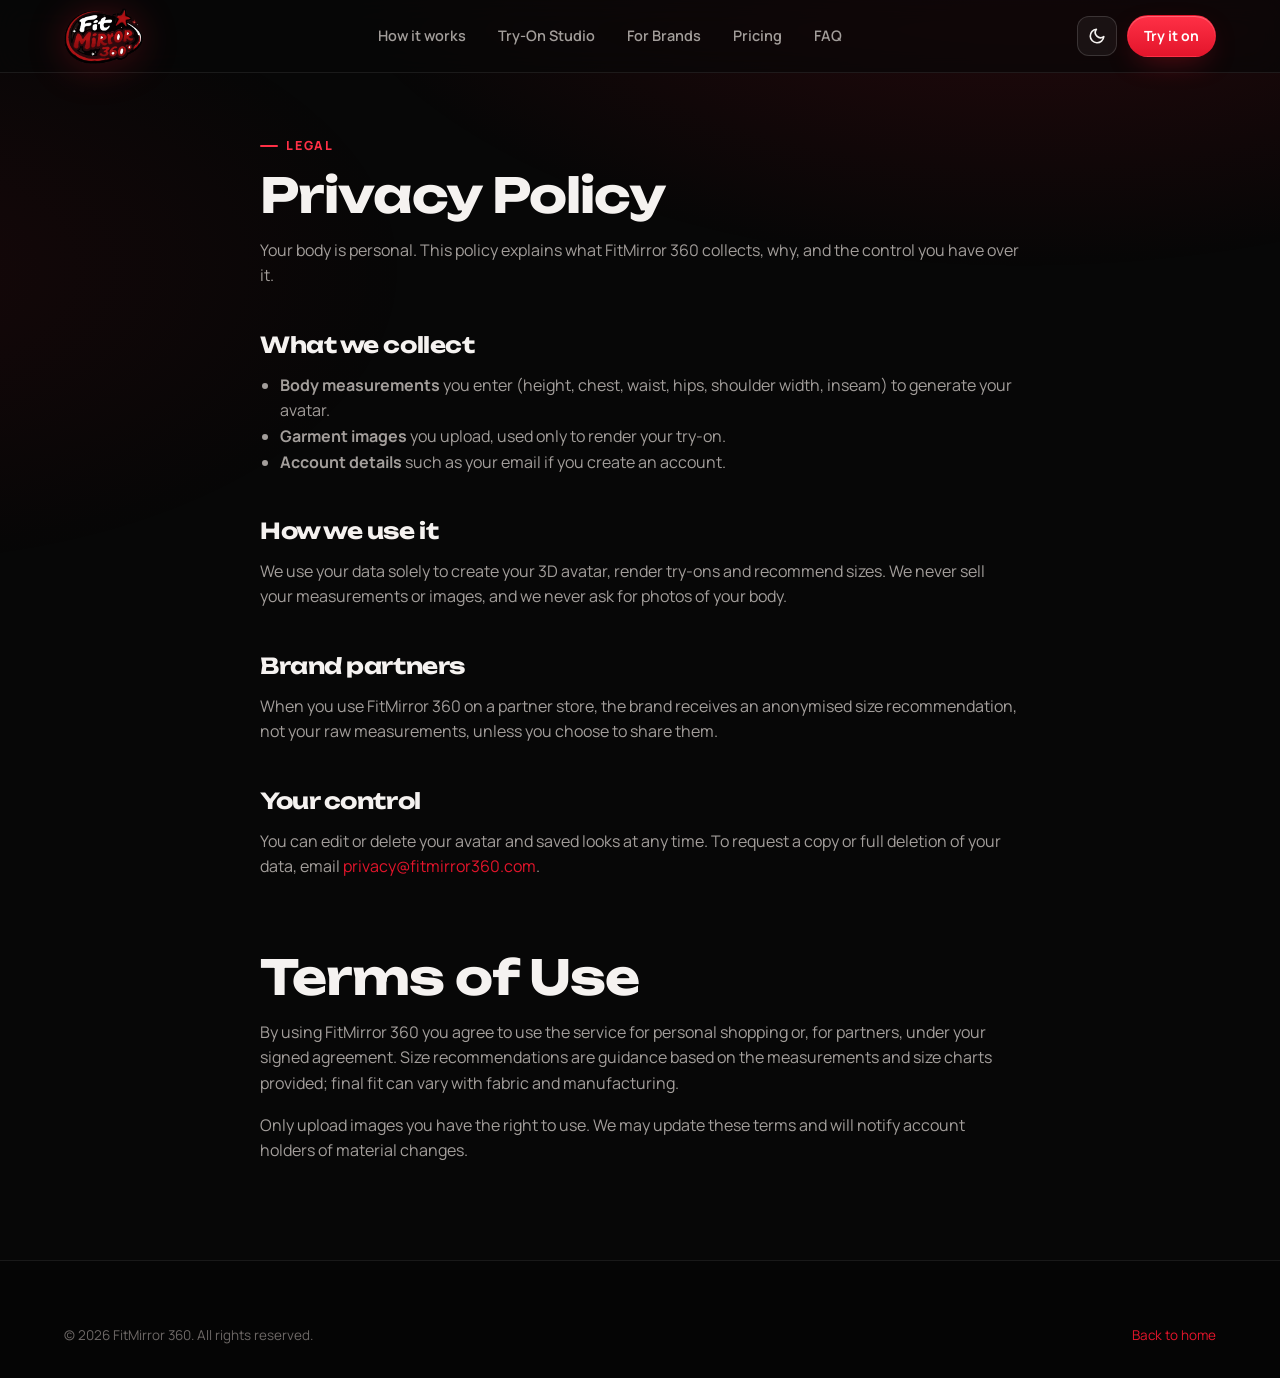
<file: privacy.html>
<!doctype html>
<html lang="en">
<head>
  <meta charset="utf-8" />
  <meta name="viewport" content="width=device-width, initial-scale=1, maximum-scale=1, user-scalable=no, viewport-fit=cover" />
  <title>Privacy &amp; Terms | FitMirror 360</title>
  <meta name="theme-color" content="#070707" />
  <script>try{document.documentElement.dataset.theme=localStorage.getItem("fm.theme")||"dark"}catch(e){document.documentElement.dataset.theme="dark"}</script>
  <link rel="icon" type="image/png" href="/assets/favicon.png" />
  <link rel="preconnect" href="https://fonts.googleapis.com" />
  <link rel="preconnect" href="https://fonts.gstatic.com" crossorigin />
  <link href="https://fonts.googleapis.com/css2?family=Manrope:wght@400;500;600;700;800&family=Unbounded:wght@500;700;800&display=swap" rel="stylesheet" />
  <link rel="stylesheet" href="/styles.css" />
  <style>
    .legal { max-width: 760px; margin: 0 auto; padding: 56px 0 40px; }
    .legal h1 { font-size: clamp(32px, 5vw, 48px); margin: 14px 0 10px; }
    .legal h2 { font-size: 22px; margin: 44px 0 12px; }
    .legal p, .legal li { color: var(--muted); }
    .legal ul { padding-left: 20px; }
  </style>
</head>
<body class="noise">
<header class="nav">
  <div class="container nav-inner">
    <a href="/" class="brand" aria-label="FitMirror 360 home"><img src="/assets/logo.png" alt="FitMirror 360" width="518" height="367" /></a>
    <nav class="nav-links" aria-label="Primary">
      <a href="/#how">How it works</a>
      <a href="/studio">Try-On Studio</a>
      <a href="/brands">For Brands</a>
      <a href="/#pricing">Pricing</a>
      <a href="/#faq">FAQ</a>
    </nav>
    <div class="nav-cta">
      <button class="theme-btn" type="button" aria-label="Toggle light and dark mode" title="Toggle light / dark mode"><svg class="moon" viewBox="0 0 24 24" fill="none" stroke="currentColor" stroke-width="2.2" stroke-linecap="round" stroke-linejoin="round"><path d="M21 12.8A9 9 0 1 1 11.2 3a7 7 0 0 0 9.8 9.8Z"/></svg><svg class="sun" viewBox="0 0 24 24" fill="none" stroke="currentColor" stroke-width="2.2" stroke-linecap="round"><circle cx="12" cy="12" r="4.5"/><path d="M12 2v2M12 20v2M4.9 4.9l1.4 1.4M17.7 17.7l1.4 1.4M2 12h2M20 12h2M4.9 19.1l1.4-1.4M17.7 6.3l1.4-1.4"/></svg></button>
      <a href="/studio" class="btn btn-red btn-sm">Try it on</a>
      <button class="menu-btn" aria-label="Open menu" aria-expanded="false"><span></span></button>
    </div>
  </div>
</header>
<main class="container">
  <article class="legal">
    <span class="eyebrow">Legal</span>
    <h1>Privacy Policy</h1>
    <p>Your body is personal. This policy explains what FitMirror 360 collects, why, and the control you have over it.</p>
    <h2>What we collect</h2>
    <ul>
      <li><b>Body measurements</b> you enter (height, chest, waist, hips, shoulder width, inseam) to generate your avatar.</li>
      <li><b>Garment images</b> you upload, used only to render your try-on.</li>
      <li><b>Account details</b> such as your email if you create an account.</li>
    </ul>
    <h2>How we use it</h2>
    <p>We use your data solely to create your 3D avatar, render try-ons and recommend sizes. We never sell your measurements or images, and we never ask for photos of your body.</p>
    <h2>Brand partners</h2>
    <p>When you use FitMirror 360 on a partner store, the brand receives an anonymised size recommendation, not your raw measurements, unless you choose to share them.</p>
    <h2>Your control</h2>
    <p>You can edit or delete your avatar and saved looks at any time. To request a copy or full deletion of your data, email <a class="red" href="mailto:privacy@fitmirror360.com">privacy@fitmirror360.com</a>.</p>

    <h1 id="terms" style="margin-top:72px">Terms of Use</h1>
    <p>By using FitMirror 360 you agree to use the service for personal shopping or, for partners, under your signed agreement. Size recommendations are guidance based on the measurements and size charts provided; final fit can vary with fabric and manufacturing.</p>
    <p>Only upload images you have the right to use. We may update these terms and will notify account holders of material changes.</p>
  </article>
</main>
<footer class="footer">
  <div class="container">
    <div class="footer-bottom" style="margin-top:0;border-top:0;padding-top:0"><span>© <span data-year></span> FitMirror 360. All rights reserved.</span><a href="/" class="red">Back to home</a></div>
  </div>
</footer>
<script type="module" src="/js/main.js"></script>
</body>
</html>
</file>
<file: styles.css>
:root {
  --bg: #070707;
  --bg-2: #0d0d0d;
  --surface: #121212;
  --surface-2: #181818;
  --line: rgba(255, 255, 255, 0.08);
  --line-2: rgba(255, 255, 255, 0.14);
  --text: #f5f2f0;
  --muted: #a39e9b;
  --dim: #6d6866;
  --red: #e3152b;
  --red-2: #ff3046;
  --red-deep: #7d0a15;
  --red-glow: rgba(227, 21, 43, 0.45);
  --ok: #3ddc84;
  --warn: #ffb020;
  --radius: 18px;
  --radius-sm: 12px;
  --max: 1200px;
  --display: "Unbounded", system-ui, sans-serif;
  --body: "Manrope", system-ui, sans-serif;
  --field: #0b0b0b;
  --glass: rgba(14, 14, 14, 0.84);
  --nav-bg: rgba(7, 7, 7, 0.72);
  --nav-solid: rgba(7, 7, 7, 0.97);
  --hover: rgba(255, 255, 255, 0.05);
  --track: rgba(255, 255, 255, 0.09);
  --stage: linear-gradient(180deg, #111 0%, #080808 100%);
  --hot: linear-gradient(160deg, #2a060b 0%, #120304 55%, #0b0b0b 100%);
  --mission: linear-gradient(180deg, #120304, #090909);
  --pillar: rgba(0, 0, 0, 0.35);
  --body-fill: #1b1b1b;
  --feature-hover: #120a0b;
  --footer: #050505;
  --scrim: rgba(5, 5, 5, 0.78);
  --text-2: #cfc9c6;
  --wash-1: rgba(227, 21, 43, 0.16);
  --wash-2: rgba(227, 21, 43, 0.07);
  color-scheme: dark;
}

:root[data-theme="light"] {
  --bg: #f7f3f1;
  --bg-2: #ffffff;
  --surface: #ffffff;
  --surface-2: #f4efec;
  --line: rgba(20, 10, 10, 0.09);
  --line-2: rgba(20, 10, 10, 0.16);
  --text: #151010;
  --muted: #5c5553;
  --dim: #8a8280;
  --red: #dc1027;
  --red-2: #c40e23;
  --red-glow: rgba(220, 16, 39, 0.35);
  --ok: #138a49;
  --warn: #b86e00;
  --field: #f6f1ee;
  --glass: rgba(255, 255, 255, 0.86);
  --nav-bg: rgba(247, 243, 241, 0.8);
  --nav-solid: rgba(247, 243, 241, 0.98);
  --hover: rgba(20, 10, 10, 0.05);
  --track: rgba(20, 10, 10, 0.1);
  --stage: linear-gradient(180deg, #ffffff 0%, #efe8e5 100%);
  --hot: linear-gradient(160deg, #ffe1e4 0%, #fff4f5 55%, #ffffff 100%);
  --mission: linear-gradient(180deg, #fff1f2, #ffffff);
  --pillar: rgba(255, 255, 255, 0.75);
  --body-fill: #e2dbd8;
  --feature-hover: #fff3f4;
  --footer: #efe9e6;
  --scrim: rgba(255, 255, 255, 0.82);
  --text-2: #4a4341;
  --wash-1: rgba(227, 21, 43, 0.1);
  --wash-2: rgba(227, 21, 43, 0.05);
  color-scheme: light;
}

*, *::before, *::after { box-sizing: border-box; }
html { scroll-behavior: smooth; -webkit-text-size-adjust: 100%; touch-action: manipulation; }
body { transition: background-color .3s, color .3s; }
body {
  margin: 0;
  background: var(--bg);
  color: var(--text);
  font-family: var(--body);
  font-size: 16px;
  line-height: 1.6;
  -webkit-font-smoothing: antialiased;
  overflow-x: hidden;
}
img, canvas, svg { display: block; max-width: 100%; }
a { color: inherit; text-decoration: none; }
button, input, select, textarea { font: inherit; color: inherit; }
::selection { background: var(--red); color: #fff; }

.container { width: 100%; max-width: var(--max); margin: 0 auto; padding: 0 24px; }
@media (max-width: 600px) { .container { padding: 0 16px; } }

/* ---------- background texture ---------- */
.noise::before {
  content: "";
  position: fixed; inset: 0;
  pointer-events: none; z-index: 0;
  background:
    radial-gradient(1200px 600px at 80% -10%, var(--wash-1), transparent 60%),
    radial-gradient(900px 500px at -10% 30%, var(--wash-2), transparent 60%);
}
main, footer, header { position: relative; z-index: 1; }

/* ---------- nav ---------- */
.nav {
  position: sticky; top: 0; z-index: 50;
  backdrop-filter: blur(14px) saturate(140%);
  -webkit-backdrop-filter: blur(14px) saturate(140%);
  background: var(--nav-bg);
  border-bottom: 1px solid var(--line);
}
.nav-inner { display: flex; align-items: center; justify-content: space-between; height: 72px; gap: 16px; }
.brand { display: flex; align-items: center; gap: 10px; flex-shrink: 0; }
.brand img { height: 56px; width: auto; filter: drop-shadow(0 4px 18px rgba(227, 21, 43, 0.35)); }
.nav-links { display: flex; align-items: center; gap: 4px; }
.nav-links a {
  padding: 8px 14px; border-radius: 999px;
  color: var(--muted); font-weight: 600; font-size: 14.5px;
  transition: color .2s, background .2s;
}
.nav-links a:hover, .nav-links a.active { color: var(--text); background: var(--hover); }
.nav-cta { display: flex; align-items: center; gap: 10px; }
.menu-btn {
  display: none; width: 44px; height: 44px; border-radius: 12px;
  border: 1px solid var(--line-2); background: var(--surface);
  align-items: center; justify-content: center; cursor: pointer;
}
.menu-btn span, .menu-btn span::before, .menu-btn span::after {
  display: block; width: 18px; height: 2px; background: var(--text); border-radius: 2px;
  position: relative; transition: transform .25s, background .25s;
}
.menu-btn span::before, .menu-btn span::after { content: ""; position: absolute; left: 0; }
.menu-btn span::before { top: -6px; }
.menu-btn span::after { top: 6px; }
.nav.open .menu-btn span { background: transparent; }
.nav.open .menu-btn span::before { transform: translateY(6px) rotate(45deg); }
.nav.open .menu-btn span::after { transform: translateY(-6px) rotate(-45deg); }

@media (max-width: 900px) {
  .menu-btn { display: inline-flex; }
  .nav-links {
    position: absolute; top: 72px; left: 0; right: 0;
    flex-direction: column; align-items: stretch; gap: 0;
    background: var(--nav-solid); border-bottom: 1px solid var(--line);
    padding: 8px 16px 20px;
    transform: translateY(-8px); opacity: 0; pointer-events: none;
    transition: opacity .2s, transform .2s;
  }
  .nav.open .nav-links { opacity: 1; transform: none; pointer-events: auto; }
  .nav-links a { padding: 14px 12px; border-radius: 10px; font-size: 16px; }
  .nav-cta .btn-ghost { display: none; }
  .brand img { height: 42px; }
}

/* ---------- buttons ---------- */
.btn {
  display: inline-flex; align-items: center; justify-content: center; gap: 10px;
  padding: 13px 22px; border-radius: 999px; border: 1px solid transparent;
  font-weight: 700; font-size: 15px; cursor: pointer; white-space: nowrap;
  transition: transform .2s, box-shadow .25s, background .2s, border-color .2s;
}
.btn:active { transform: scale(0.97); }
.btn-red {
  background: linear-gradient(180deg, var(--red-2), var(--red));
  color: #fff;
  box-shadow: 0 10px 30px -10px var(--red-glow), inset 0 1px 0 rgba(255,255,255,0.25);
}
.btn-red:hover { box-shadow: 0 14px 40px -8px var(--red-glow), inset 0 1px 0 rgba(255,255,255,0.25); transform: translateY(-1px); }
.btn-ghost { background: var(--hover); border-color: var(--line-2); color: var(--text); }
.btn-ghost:hover { background: var(--track); border-color: var(--line-2); }
.btn-sm { padding: 9px 16px; font-size: 14px; }
.btn-lg { padding: 16px 28px; font-size: 16px; }
.btn svg { width: 18px; height: 18px; }
.btn[disabled] { opacity: .5; pointer-events: none; }

/* ---------- type ---------- */
.eyebrow {
  display: inline-flex; align-items: center; gap: 8px;
  font-size: 12.5px; font-weight: 800; letter-spacing: .14em; text-transform: uppercase;
  color: var(--red-2);
}
.eyebrow::before { content: ""; width: 18px; height: 2px; background: currentColor; border-radius: 2px; }
h1, h2, h3, h4 { font-family: var(--display); font-weight: 700; line-height: 1.08; margin: 0; letter-spacing: -0.02em; }
h1 { font-size: clamp(36px, 5.6vw, 72px); }
h2 { font-size: clamp(30px, 4.4vw, 52px); }
h3 { font-size: clamp(19px, 2vw, 23px); line-height: 1.2; }
.lead { font-size: clamp(16.5px, 1.6vw, 19px); color: var(--muted); max-width: 620px; }
.red { color: var(--red); }
.outline-text { -webkit-text-stroke: 1.5px var(--red); color: transparent; }
.section { padding: clamp(72px, 10vw, 130px) 0; }
.section-head { display: grid; gap: 18px; margin-bottom: clamp(36px, 5vw, 60px); max-width: 760px; }
.section-head.center { margin-left: auto; margin-right: auto; text-align: center; justify-items: center; }

/* ---------- hero ---------- */
.hero { padding: clamp(32px, 6vw, 72px) 0 40px; }
.hero-grid { display: grid; grid-template-columns: 1.05fr 1fr; gap: 32px; align-items: center; }
.hero-copy { display: grid; gap: 26px; }
.hero-copy h1 em { font-style: normal; color: var(--red); position: relative; }
.hero-actions { display: flex; flex-wrap: wrap; gap: 12px; }
.hero-proof { display: flex; align-items: center; gap: 14px; color: var(--muted); font-size: 14px; flex-wrap: wrap; }
.avatars-row { display: flex; }
.avatars-row span {
  width: 34px; height: 34px; border-radius: 50%; border: 2px solid var(--bg);
  margin-left: -10px; display: grid; place-items: center; font-size: 12px; font-weight: 800;
}
.avatars-row span:first-child { margin-left: 0; }
.stars { color: var(--red-2); letter-spacing: 2px; }

.stage {
  position: relative; aspect-ratio: 1 / 1.08; width: 100%;
  border-radius: 28px;
  background:
    radial-gradient(60% 50% at 50% 70%, rgba(227,21,43,0.22), transparent 70%),
    var(--stage);
  border: 1px solid var(--line);
  overflow: hidden;
  box-shadow: 0 40px 120px -40px rgba(227,21,43,0.4);
}
.stage canvas { position: absolute; inset: 0; width: 100% !important; height: 100% !important; cursor: grab; touch-action: pan-y; }
.stage canvas:active { cursor: grabbing; }
.stage-grid {
  position: absolute; inset: 0; pointer-events: none; opacity: .5;
  background-image: linear-gradient(var(--line) 1px, transparent 1px), linear-gradient(90deg, var(--line) 1px, transparent 1px);
  background-size: 40px 40px;
  mask-image: radial-gradient(70% 60% at 50% 50%, #000 30%, transparent 75%);
  -webkit-mask-image: radial-gradient(70% 60% at 50% 50%, #000 30%, transparent 75%);
}
.chip {
  position: absolute; z-index: 2;
  display: flex; align-items: center; gap: 10px;
  padding: 10px 14px; border-radius: 14px;
  background: var(--glass); border: 1px solid var(--line-2);
  backdrop-filter: blur(10px); -webkit-backdrop-filter: blur(10px);
  font-size: 13px; font-weight: 600; white-space: nowrap;
  box-shadow: 0 10px 30px rgba(0,0,0,0.4);
  animation: float 6s ease-in-out infinite;
}
.chip small { display: block; color: var(--muted); font-weight: 500; font-size: 11.5px; line-height: 1.2; }
.chip b { display: block; line-height: 1.25; }
.chip .dot { width: 9px; height: 9px; border-radius: 50%; background: var(--ok); box-shadow: 0 0 12px var(--ok); flex-shrink: 0; }
.chip .ico { width: 30px; height: 30px; border-radius: 9px; background: rgba(227,21,43,0.16); color: var(--red-2); display: grid; place-items: center; flex-shrink: 0; }
.chip .ico svg { width: 16px; height: 16px; }
.chip.c1 { top: 9%; left: 6%; }
.chip.c2 { top: 40%; right: 5%; animation-delay: -2s; }
.chip.c3 { bottom: 9%; left: 8%; animation-delay: -4s; }
.stage-badge {
  position: absolute; top: 16px; right: 16px; z-index: 2;
  font-family: var(--display); font-weight: 700; font-size: 13px;
  padding: 7px 12px; border-radius: 999px;
  background: var(--red); color: #fff; letter-spacing: .04em;
}
.stage-hint { position: absolute; bottom: 14px; right: 16px; z-index: 2; font-size: 12px; color: var(--dim); display: flex; align-items: center; gap: 6px; }
@keyframes float { 0%, 100% { transform: translateY(0); } 50% { transform: translateY(-8px); } }

@media (max-width: 900px) {
  .hero-grid { grid-template-columns: 1fr; }
  .stage { aspect-ratio: 1 / 1.05; max-width: 560px; margin: 0 auto; }
}
@media (max-width: 480px) {
  .chip { padding: 8px 10px; font-size: 12px; }
  .chip .ico { width: 26px; height: 26px; }
  .chip.c2 { right: 3%; }
  .chip.c1 { left: 4%; }
}

/* ---------- marquee ---------- */
.marquee {
  border-top: 1px solid var(--line); border-bottom: 1px solid var(--line);
  background: var(--red); color: #fff;
  overflow: hidden; white-space: nowrap; padding: 16px 0;
  transform: rotate(-1.2deg); margin: 40px -10px;
}
.marquee-track { display: inline-flex; gap: 48px; animation: marquee 28s linear infinite; padding-left: 48px; }
.marquee span { font-family: var(--display); font-weight: 700; font-size: clamp(16px, 2.2vw, 24px); text-transform: uppercase; display: inline-flex; align-items: center; gap: 48px; }
.marquee span::after { content: ""; width: .42em; height: .42em; background: currentColor; transform: rotate(45deg); opacity: .85; }
@keyframes marquee { to { transform: translateX(-50%); } }

/* ---------- cards / grids ---------- */
.grid-3 { display: grid; grid-template-columns: repeat(3, 1fr); gap: 18px; }
.grid-2 { display: grid; grid-template-columns: repeat(2, 1fr); gap: 18px; }
@media (max-width: 900px) { .grid-3 { grid-template-columns: 1fr; } .grid-2 { grid-template-columns: 1fr; } }
@media (min-width: 601px) and (max-width: 900px) { .grid-3.keep-2 { grid-template-columns: 1fr 1fr; } }

.card {
  position: relative; background: linear-gradient(180deg, var(--surface), var(--bg-2));
  border: 1px solid var(--line); border-radius: var(--radius);
  padding: 28px; overflow: hidden;
  transition: border-color .25s, transform .25s;
}
.card:hover { border-color: rgba(227,21,43,0.4); }
.card p { color: var(--muted); margin: 10px 0 0; }
.card .num { font-family: var(--display); font-size: 13px; color: var(--red-2); font-weight: 700; margin-bottom: 18px; display: block; }
.icon-box {
  width: 48px; height: 48px; border-radius: 14px;
  background: linear-gradient(135deg, rgba(227,21,43,0.25), rgba(227,21,43,0.05));
  border: 1px solid rgba(227,21,43,0.35);
  display: grid; place-items: center; color: var(--red-2); margin-bottom: 22px;
}
.icon-box svg { width: 22px; height: 22px; }

.stat-big { font-family: var(--display); font-size: clamp(44px, 5.5vw, 68px); font-weight: 800; line-height: 1; color: var(--text); }
.stat-big .red { color: var(--red); }

/* problem */
.problem-card { min-height: 280px; display: flex; flex-direction: column; justify-content: space-between; }
.problem-card .stat-big { margin-bottom: 18px; }
.problem-card h3 { margin-bottom: 4px; }

/* steps */
.steps { counter-reset: s; display: grid; grid-template-columns: repeat(3, 1fr); gap: 18px; }
.step { padding: 0; }
.step-visual {
  height: 210px; border-bottom: 1px solid var(--line);
  background: radial-gradient(60% 70% at 50% 100%, rgba(227,21,43,0.18), transparent 70%), var(--field);
  display: grid; place-items: center; position: relative; overflow: hidden;
}
.step-body { padding: 24px 26px 28px; }
.step-body .num { margin-bottom: 10px; }
@media (max-width: 900px) { .steps { grid-template-columns: 1fr; } }

/* mini mock visuals */
.mock-upload {
  width: 62%; height: 70%; border: 2px dashed rgba(227,21,43,0.55); border-radius: 16px;
  display: grid; place-items: center; text-align: center; color: var(--muted); font-size: 13px;
}
.mock-upload svg { width: 64px; height: 64px; margin: 0 auto 8px; color: var(--red-2); }
.mock-fields { width: 70%; display: grid; gap: 10px; }
.mock-field { display: flex; justify-content: space-between; align-items: center; padding: 10px 14px; border-radius: 10px; background: var(--surface-2); border: 1px solid var(--line); font-size: 13px; }
.mock-field b { font-family: var(--display); font-size: 13px; }
.mock-field .bar { flex: 1; height: 4px; margin: 0 12px; border-radius: 4px; background: var(--track); position: relative; overflow: hidden; }
.mock-field .bar i { position: absolute; inset: 0 auto 0 0; background: var(--red); border-radius: 4px; }

/* split B2C / B2B */
.split-card { padding: 36px; display: grid; gap: 20px; align-content: start; min-height: 100%; }
.split-card.featured { background: var(--hot); border-color: rgba(227,21,43,0.4); }
.tag { display: inline-flex; align-self: start; justify-self: start; padding: 6px 12px; border-radius: 999px; font-size: 12px; font-weight: 800; letter-spacing: .1em; text-transform: uppercase; background: rgba(255,255,255,0.06); border: 1px solid var(--line-2); }
.tag.red { background: var(--red); border-color: var(--red); color: #fff; }
.check-list { list-style: none; padding: 0; margin: 0; display: grid; gap: 12px; }
.check-list li { display: flex; gap: 12px; color: var(--muted); }
.check-list li::before {
  content: ""; flex-shrink: 0; width: 20px; height: 20px; margin-top: 2px; border-radius: 50%;
  background: var(--red) url("data:image/svg+xml,%3Csvg xmlns='http://www.w3.org/2000/svg' viewBox='0 0 24 24' fill='none' stroke='white' stroke-width='3.2' stroke-linecap='round' stroke-linejoin='round'%3E%3Cpath d='M5 12.5l4.5 4.5L19 7.5'/%3E%3C/svg%3E") center / 12px no-repeat;
}
.check-list li b { color: var(--text); font-weight: 700; }

/* mission */
.mission {
  position: relative; border-radius: 28px; overflow: hidden;
  border: 1px solid rgba(227,21,43,0.35);
  background:
    radial-gradient(80% 120% at 100% 0%, rgba(227,21,43,0.35), transparent 60%),
    var(--mission);
  padding: clamp(32px, 6vw, 72px);
  display: grid; grid-template-columns: 1.1fr 1fr; gap: clamp(28px, 5vw, 64px);
}
.mission blockquote { margin: 0; font-family: var(--display); font-size: clamp(26px, 3.6vw, 44px); line-height: 1.12; font-weight: 700; }
.mission blockquote span { color: var(--red); }
.mission .pillars { display: grid; gap: 14px; }
.pillar { display: flex; gap: 16px; padding: 18px; border-radius: 16px; background: var(--pillar); border: 1px solid var(--line); }
.pillar b { font-family: var(--display); font-size: 15px; display: block; margin-bottom: 2px; }
.pillar p { margin: 0; color: var(--muted); font-size: 14.5px; }
.pillar .icon-box { margin: 0; flex-shrink: 0; }
@media (max-width: 900px) { .mission { grid-template-columns: 1fr; } }

/* inclusive */
.bodies { display: flex; align-items: flex-end; justify-content: center; gap: clamp(8px, 3vw, 36px); padding: 20px 0 0; }
.bodies svg { height: clamp(150px, 24vw, 260px); width: auto; transition: transform .35s; }
.bodies svg:hover { transform: translateY(-8px); }
.bodies svg path { fill: var(--body-fill); stroke: var(--line-2); stroke-width: 1; }
.bodies svg .g { fill: var(--red); stroke: none; }
.size-scale { display: flex; justify-content: center; gap: 8px; flex-wrap: wrap; margin-top: 30px; }
.size-scale span { padding: 8px 16px; border-radius: 999px; border: 1px solid var(--line-2); font-weight: 700; font-size: 13px; color: var(--muted); }
.size-scale span.on { background: var(--red); border-color: var(--red); color: #fff; }

/* features */
.features { display: grid; grid-template-columns: repeat(3, 1fr); gap: 1px; background: var(--line); border: 1px solid var(--line); border-radius: var(--radius); overflow: hidden; }
.feature { background: var(--bg-2); padding: 32px 28px; transition: background .25s; }
.feature:hover { background: var(--feature-hover); }
.feature p { color: var(--muted); margin: 8px 0 0; font-size: 15px; }
@media (max-width: 900px) { .features { grid-template-columns: 1fr 1fr; } }
@media (max-width: 600px) { .features { grid-template-columns: 1fr; } }

/* testimonials */
.quote-card { display: grid; gap: 22px; align-content: space-between; }
.quote-card q { quotes: none; font-size: 17px; line-height: 1.55; color: var(--text); }
.person { display: flex; align-items: center; gap: 12px; }
.person .pfp { width: 42px; height: 42px; border-radius: 50%; display: grid; place-items: center; font-weight: 800; font-family: var(--display); font-size: 14px; }
.person b { display: block; font-size: 15px; }
.person small { color: var(--muted); }

/* faq */
.faq { display: grid; gap: 10px; max-width: 820px; margin: 0 auto; }
.faq details { border: 1px solid var(--line); border-radius: 14px; background: var(--bg-2); padding: 0 22px; transition: border-color .2s; }
.faq details[open] { border-color: rgba(227,21,43,0.4); }
.faq summary { cursor: pointer; list-style: none; padding: 20px 0; font-weight: 700; font-size: 16.5px; display: flex; justify-content: space-between; gap: 16px; align-items: center; }
.faq summary::-webkit-details-marker { display: none; }
.faq summary::after { content: "+"; font-family: var(--display); font-size: 22px; color: var(--red-2); transition: transform .25s; flex-shrink: 0; }
.faq details[open] summary::after { transform: rotate(45deg); }
.faq details p { margin: 0 0 20px; color: var(--muted); }

/* cta band */
.cta-band {
  position: relative; overflow: hidden; border-radius: 28px;
  background: var(--red);
  padding: clamp(40px, 7vw, 84px) clamp(24px, 6vw, 72px);
  display: grid; grid-template-columns: 1.4fr auto; gap: 28px; align-items: center;
}
.cta-band::before {
  content: "360°"; position: absolute; right: -2%; bottom: -24%;
  font-family: var(--display); font-weight: 800; font-size: clamp(140px, 22vw, 300px);
  color: rgba(0,0,0,0.14); line-height: 1; pointer-events: none;
}
.cta-band h2 { color: #fff; position: relative; }
.cta-band p { color: rgba(255,255,255,0.85); margin: 14px 0 0; font-size: 18px; position: relative; }
.cta-band .actions { display: flex; gap: 12px; flex-wrap: wrap; position: relative; }
.btn-white { background: #fff; color: #0a0a0a; }
.btn-white:hover { transform: translateY(-1px); box-shadow: 0 12px 30px rgba(0,0,0,0.3); }
.btn-black { background: #0a0a0a; color: #fff; }
.btn-black:hover { transform: translateY(-1px); background: #000; }
@media (max-width: 900px) { .cta-band { grid-template-columns: 1fr; } }

/* footer */
.footer { border-top: 1px solid var(--line); padding: 64px 0 32px; margin-top: 40px; background: var(--footer); }
.footer-grid { display: grid; grid-template-columns: 1.4fr repeat(3, 1fr); gap: 32px; }
.footer-grid img { height: 64px; width: auto; margin-bottom: 16px; }
.footer-grid p { color: var(--muted); font-size: 14.5px; max-width: 320px; margin: 0; }
.footer h4 { font-size: 13px; letter-spacing: .12em; text-transform: uppercase; color: var(--dim); margin-bottom: 16px; font-family: var(--body); font-weight: 800; }
.footer ul { list-style: none; padding: 0; margin: 0; display: grid; gap: 10px; }
.footer ul a { color: var(--muted); font-size: 14.5px; transition: color .2s; }
.footer ul a:hover { color: var(--red-2); }
.footer-bottom { display: flex; justify-content: space-between; gap: 16px; flex-wrap: wrap; margin-top: 56px; padding-top: 24px; border-top: 1px solid var(--line); color: var(--dim); font-size: 13.5px; }
.socials { display: flex; gap: 10px; }
.socials a { width: 38px; height: 38px; border-radius: 10px; border: 1px solid var(--line-2); display: grid; place-items: center; color: var(--muted); transition: color .2s, border-color .2s; }
.socials a:hover { color: #fff; border-color: var(--red); background: var(--red); }
.socials svg { width: 17px; height: 17px; }
@media (max-width: 900px) { .footer-grid { grid-template-columns: 1fr 1fr; } .footer-grid > div:first-child { grid-column: 1 / -1; } }

/* reveal */
.reveal { opacity: 0; transform: translateY(24px); transition: opacity .8s cubic-bezier(.2,.7,.2,1), transform .8s cubic-bezier(.2,.7,.2,1); }
.reveal.in { opacity: 1; transform: none; }
@media (prefers-reduced-motion: reduce) {
  .reveal { opacity: 1; transform: none; transition: none; }
  .marquee-track, .chip { animation: none; }
  html { scroll-behavior: auto; }
}

/* ---------- forms ---------- */
.field { display: grid; gap: 7px; }
.field label { font-size: 13px; font-weight: 700; color: var(--muted); }
.input, .select, textarea.input {
  width: 100%; padding: 13px 15px; border-radius: 12px;
  background: var(--field); border: 1px solid var(--line-2);
  outline: none; transition: border-color .2s, box-shadow .2s;
  font-size: 15.5px;
}
.input:focus, .select:focus { border-color: var(--red); box-shadow: 0 0 0 4px rgba(227,21,43,0.18); }
.select { appearance: none; -webkit-appearance: none; background-image: url("data:image/svg+xml,%3Csvg xmlns='http://www.w3.org/2000/svg' viewBox='0 0 24 24' fill='none' stroke='%23a39e9b' stroke-width='2'%3E%3Cpath d='M6 9l6 6 6-6'/%3E%3C/svg%3E"); background-repeat: no-repeat; background-position: right 14px center; background-size: 16px; padding-right: 40px; }

/* ---------- toast ---------- */
.toast {
  position: fixed; left: 50%; bottom: 24px; z-index: 200;
  transform: translate(-50%, 30px); opacity: 0; pointer-events: none;
  background: var(--surface-2); border: 1px solid rgba(227,21,43,0.5); color: var(--text);
  padding: 13px 18px; border-radius: 14px; font-weight: 600; font-size: 14.5px;
  display: flex; align-items: center; gap: 10px;
  box-shadow: 0 20px 50px rgba(0,0,0,0.6);
  transition: opacity .25s, transform .25s; max-width: calc(100vw - 32px);
}
.toast.show { opacity: 1; transform: translate(-50%, 0); }
.toast .dot { width: 8px; height: 8px; border-radius: 50%; background: var(--ok); box-shadow: 0 0 10px var(--ok); flex-shrink: 0; }

/* ==========================================================
   STUDIO
   ========================================================== */
.studio-head { padding: 36px 0 24px; display: flex; justify-content: space-between; align-items: end; gap: 20px; flex-wrap: wrap; }
.studio-head h1 { font-size: clamp(30px, 4.2vw, 48px); }
.studio-head p { color: var(--muted); margin: 10px 0 0; }
.studio { display: grid; grid-template-columns: 420px 1fr; gap: 20px; align-items: start; padding-bottom: 60px; }
@media (max-width: 1000px) { .studio { grid-template-columns: 1fr; } }

.panel { background: linear-gradient(180deg, var(--surface), var(--bg-2)); border: 1px solid var(--line); border-radius: var(--radius); }
.panel-section { padding: 22px; border-bottom: 1px solid var(--line); }
.panel-section:last-child { border-bottom: 0; }
.panel-title { display: flex; align-items: center; gap: 12px; margin-bottom: 16px; }
.panel-title .n { width: 28px; height: 28px; border-radius: 9px; background: var(--red); color: #fff; display: grid; place-items: center; font-family: var(--display); font-size: 13px; font-weight: 700; flex-shrink: 0; }
.panel-title h3 { font-size: 16px; }
.panel-title .meta { margin-left: auto; font-size: 12.5px; color: var(--dim); font-weight: 600; }

.dropzone {
  position: relative; border: 1.5px dashed rgba(227,21,43,0.5); border-radius: 14px;
  background: rgba(227,21,43,0.04);
  min-height: 150px; display: grid; place-items: center; text-align: center;
  padding: 18px; cursor: pointer; transition: background .2s, border-color .2s;
  overflow: hidden;
}
.dropzone:hover, .dropzone.drag { background: rgba(227,21,43,0.1); border-color: var(--red); }
.dropzone input { position: absolute; inset: 0; opacity: 0; cursor: pointer; }
.dropzone .dz-empty svg { width: 36px; height: 36px; color: var(--red-2); margin: 0 auto 8px; }
.dropzone .dz-empty b { display: block; }
.dropzone .dz-empty small { color: var(--muted); }
.dz-preview { display: none; width: 100%; align-items: center; gap: 14px; text-align: left; }
.dropzone.has-file { min-height: 0; place-items: stretch; border-style: solid; }
.dropzone.has-file .dz-empty { display: none; }
.dropzone.has-file .dz-preview { display: flex; }
.dz-preview img { width: 76px; height: 76px; object-fit: cover; border-radius: 10px; background: #000; flex-shrink: 0; }
.dz-preview b { display: block; font-size: 14.5px; word-break: break-all; line-height: 1.3; }
.dz-preview small { color: var(--muted); font-size: 12.5px; display: flex; align-items: center; gap: 6px; margin-top: 4px; }
.swatch { width: 14px; height: 14px; border-radius: 4px; border: 1px solid rgba(255,255,255,0.25); display: inline-block; }

.samples { display: flex; gap: 8px; margin-top: 12px; flex-wrap: wrap; align-items: center; }
.samples > small { color: var(--dim); font-size: 12.5px; font-weight: 600; margin-right: 2px; }
.sample { width: 34px; height: 34px; border-radius: 10px; border: 2px solid transparent; cursor: pointer; transition: transform .15s, border-color .15s; padding: 0; }
.sample:hover { transform: translateY(-2px); }
.sample.on { border-color: var(--text); }

.seg { display: grid; grid-auto-flow: column; grid-auto-columns: 1fr; gap: 4px; padding: 4px; background: var(--field); border: 1px solid var(--line); border-radius: 12px; }
.seg button { padding: 9px 6px; border: 0; background: transparent; border-radius: 9px; font-size: 13px; font-weight: 700; color: var(--muted); cursor: pointer; transition: background .2s, color .2s; }
.seg button.on { background: var(--red); color: #fff; }
.seg button:not(.on):hover { color: var(--text); background: var(--hover); }
.row-label { font-size: 12.5px; color: var(--dim); font-weight: 700; margin: 16px 0 8px; display: flex; justify-content: space-between; text-transform: uppercase; letter-spacing: .08em; }

.sizes { display: grid; grid-template-columns: repeat(6, 1fr); gap: 6px; }
.sizes button { padding: 10px 0; border-radius: 10px; border: 1px solid var(--line-2); background: var(--field); font-weight: 800; font-size: 13px; cursor: pointer; position: relative; transition: border-color .2s, background .2s; }
.sizes button.on { border-color: var(--red); background: rgba(227,21,43,0.15); color: var(--text); }
.sizes button.rec::after { content: ""; position: absolute; top: -4px; right: -4px; width: 10px; height: 10px; border-radius: 50%; background: var(--ok); border: 2px solid var(--bg); }

.measure { display: grid; gap: 14px; }
.m-row { display: grid; grid-template-columns: 92px 1fr 84px; gap: 12px; align-items: center; }
.m-row label { font-size: 14px; font-weight: 700; }
.m-row .unit-input { position: relative; }
.m-row .unit-input input { width: 100%; padding: 8px 32px 8px 10px; border-radius: 10px; background: var(--field); border: 1px solid var(--line-2); font-weight: 700; font-size: 14px; outline: none; text-align: right; -moz-appearance: textfield; }
.m-row .unit-input input::-webkit-outer-spin-button, .m-row .unit-input input::-webkit-inner-spin-button { -webkit-appearance: none; margin: 0; }
.m-row .unit-input input:focus { border-color: var(--red); }
.m-row .unit-input span { position: absolute; right: 10px; top: 50%; transform: translateY(-50%); font-size: 12px; color: var(--dim); pointer-events: none; }
input[type=range] { -webkit-appearance: none; appearance: none; width: 100%; height: 26px; background: transparent; cursor: pointer; }
input[type=range]::-webkit-slider-runnable-track { height: 4px; border-radius: 4px; background: linear-gradient(90deg, var(--red) var(--p, 50%), var(--track) var(--p, 50%)); }
input[type=range]::-moz-range-track { height: 4px; border-radius: 4px; background: var(--track); }
input[type=range]::-moz-range-progress { height: 4px; border-radius: 4px; background: var(--red); }
input[type=range]::-webkit-slider-thumb { -webkit-appearance: none; width: 18px; height: 18px; border-radius: 50%; background: #fff; border: 3px solid var(--red); margin-top: -7px; box-shadow: 0 0 0 4px rgba(227,21,43,0.2); }
input[type=range]::-moz-range-thumb { width: 14px; height: 14px; border-radius: 50%; background: #fff; border: 3px solid var(--red); }
@media (max-width: 420px) { .m-row { grid-template-columns: 74px 1fr 76px; gap: 8px; } .m-row label { font-size: 13px; } }

.viewer { position: sticky; top: 92px; display: grid; gap: 16px; }
@media (max-width: 1000px) { .viewer { position: relative; top: 0; order: -1; } }
.viewer .stage { aspect-ratio: 16 / 12; box-shadow: none; }
@media (max-width: 700px) { .viewer .stage { aspect-ratio: 1 / 1.1; } }
.view-tools { position: absolute; left: 14px; top: 14px; z-index: 3; display: flex; gap: 6px; flex-wrap: wrap; }
.tool { height: 36px; padding: 0 12px; border-radius: 10px; background: var(--glass); border: 1px solid var(--line-2); font-size: 12.5px; font-weight: 700; color: var(--muted); cursor: pointer; display: inline-flex; align-items: center; gap: 6px; backdrop-filter: blur(8px); -webkit-backdrop-filter: blur(8px); transition: color .2s, border-color .2s, background .2s; }
.tool svg { width: 15px; height: 15px; }
.tool:hover { color: var(--text); }
.tool.on { color: var(--text); border-color: var(--red); background: rgba(227,21,43,0.25); }
.stage-status { position: absolute; left: 14px; bottom: 14px; z-index: 3; display: flex; align-items: center; gap: 8px; font-size: 12.5px; font-weight: 700; padding: 8px 12px; border-radius: 10px; background: var(--glass); border: 1px solid var(--line-2); }
.stage-status .dot { width: 8px; height: 8px; border-radius: 50%; background: var(--red); box-shadow: 0 0 10px var(--red); animation: pulse 1.4s infinite; }
.stage-status.ready .dot { background: var(--ok); box-shadow: 0 0 10px var(--ok); animation: none; }
@keyframes pulse { 50% { opacity: .35; } }

.gen-overlay { position: absolute; inset: 0; z-index: 4; display: grid; place-items: center; background: var(--scrim); backdrop-filter: blur(6px); -webkit-backdrop-filter: blur(6px); opacity: 0; pointer-events: none; transition: opacity .3s; }
.gen-overlay.show { opacity: 1; pointer-events: auto; }
.gen-box { width: min(340px, 86%); display: grid; gap: 18px; text-align: center; }
.gen-ring { width: 86px; height: 86px; margin: 0 auto; border-radius: 50%; border: 3px solid rgba(227,21,43,0.2); border-top-color: var(--red); animation: spin 0.9s linear infinite; position: relative; }
.gen-ring::after { content: "360°"; position: absolute; inset: 0; display: grid; place-items: center; font-family: var(--display); font-size: 14px; font-weight: 700; animation: spin 0.9s linear infinite reverse; }
@keyframes spin { to { transform: rotate(360deg); } }
.gen-steps { list-style: none; margin: 0; padding: 0; display: grid; gap: 8px; text-align: left; font-size: 14px; }
.gen-steps li { display: flex; align-items: center; gap: 10px; color: var(--dim); transition: color .2s; }
.gen-steps li::before { content: ""; width: 16px; height: 16px; border-radius: 50%; border: 2px solid currentColor; flex-shrink: 0; }
.gen-steps li.active { color: var(--text); }
.gen-steps li.active::before { border-color: var(--red); border-top-color: transparent; animation: spin .7s linear infinite; }
.gen-steps li.done { color: var(--muted); }
.gen-steps li.done::before { background: var(--red) url("data:image/svg+xml,%3Csvg xmlns='http://www.w3.org/2000/svg' viewBox='0 0 24 24' fill='none' stroke='white' stroke-width='3.5' stroke-linecap='round'%3E%3Cpath d='M5 12.5l4.5 4.5L19 7.5'/%3E%3C/svg%3E") center / 10px no-repeat; border-color: var(--red); }
.gen-bar { height: 4px; border-radius: 4px; background: var(--track); overflow: hidden; }
.gen-bar i { display: block; height: 100%; width: 0; background: var(--red); transition: width .35s; }

.report { padding: 22px; }
.report-head { display: flex; justify-content: space-between; align-items: center; gap: 16px; flex-wrap: wrap; margin-bottom: 18px; }
.report-head h3 { font-size: 17px; }
.report-head small { color: var(--muted); display: block; margin-top: 4px; font-size: 13.5px; }
.rec-size { display: flex; align-items: center; gap: 14px; }
.rec-size .big { width: 64px; height: 64px; border-radius: 16px; background: var(--red); color: #fff; display: grid; place-items: center; font-family: var(--display); font-weight: 800; font-size: 22px; box-shadow: 0 10px 30px -8px var(--red-glow); }
.rec-size small { color: var(--muted); font-size: 12.5px; }
.rec-size b { display: block; font-size: 15px; }
.zones { display: grid; grid-template-columns: repeat(4, 1fr); gap: 10px; }
@media (max-width: 600px) { .zones { grid-template-columns: 1fr 1fr; } }
.zone { padding: 14px; border-radius: 14px; background: var(--field); border: 1px solid var(--line); }
.zone small { color: var(--dim); font-size: 12px; font-weight: 700; text-transform: uppercase; letter-spacing: .08em; }
.zone b { display: block; font-size: 15px; margin: 4px 0 8px; }
.zone .meter { height: 6px; border-radius: 6px; background: linear-gradient(90deg, #ff3046 0%, #ffb020 25%, #3ddc84 45%, #3ddc84 60%, #ffb020 85%, #ff3046 100%); position: relative; opacity: .9; }
.zone .meter i { position: absolute; top: 50%; width: 12px; height: 12px; border-radius: 50%; background: #fff; border: 2px solid #000; transform: translate(-50%, -50%); transition: left .5s cubic-bezier(.2,.7,.2,1); }
.zone .delta { font-size: 12px; color: var(--muted); margin-top: 8px; display: block; }
.status-ok { color: var(--ok); } .status-warn { color: var(--warn); } .status-bad { color: var(--red-2); }
.report-actions { display: flex; gap: 10px; margin-top: 18px; flex-wrap: wrap; }
.confidence { display: flex; align-items: center; gap: 10px; font-size: 13px; color: var(--muted); font-weight: 600; }
.confidence .ring { --v: 92; width: 44px; height: 44px; border-radius: 50%; background: conic-gradient(var(--red) calc(var(--v) * 1%), var(--track) 0); display: grid; place-items: center; }
.confidence .ring span { width: 34px; height: 34px; border-radius: 50%; background: var(--surface); display: grid; place-items: center; font-size: 11px; font-weight: 800; color: var(--text); }

.saved { padding: 22px; }
.saved-list { display: grid; grid-template-columns: repeat(auto-fill, minmax(130px, 1fr)); gap: 10px; }
.saved-item { padding: 12px; border-radius: 12px; background: var(--field); border: 1px solid var(--line); display: grid; gap: 6px; cursor: pointer; transition: border-color .2s; position: relative; }
.saved-item:hover { border-color: var(--red); }
.saved-item .sw { height: 54px; border-radius: 8px; position: relative; overflow: hidden; }
.saved-item .sw img { width: 100%; height: 100%; object-fit: cover; }
.saved-item b { font-size: 13px; }
.saved-item small { color: var(--dim); font-size: 12px; }
.saved-item .rm { position: absolute; top: 6px; right: 6px; width: 22px; height: 22px; border-radius: 6px; border: 0; background: rgba(0,0,0,0.7); color: #fff; cursor: pointer; font-size: 14px; line-height: 1; display: grid; place-items: center; }
.saved-empty { color: var(--dim); font-size: 14px; }

/* ==========================================================
   BRANDS
   ========================================================== */
.shop-mock { border-radius: 22px; border: 1px solid var(--line-2); background: #f6f3f1; color: #111; overflow: hidden; box-shadow: 0 40px 120px -40px rgba(227,21,43,0.45); }
.shop-bar { display: flex; align-items: center; gap: 8px; padding: 12px 16px; background: #e9e5e2; border-bottom: 1px solid #d9d4d0; }
.shop-bar i { width: 11px; height: 11px; border-radius: 50%; background: #cfc9c5; }
.shop-bar i:first-child { background: #ff5f57; } .shop-bar i:nth-child(2) { background: #febc2e; } .shop-bar i:nth-child(3) { background: #28c840; }
.shop-bar .url { margin-left: 10px; flex: 1; background: #fff; border-radius: 8px; padding: 6px 12px; font-size: 12px; color: #777; overflow: hidden; white-space: nowrap; text-overflow: ellipsis; }
.shop-body { display: grid; grid-template-columns: 1fr 1fr; gap: 0; }
.shop-img { position: relative; background: linear-gradient(160deg, #e2dcd7, #cfc6bf); min-height: 380px; display: grid; place-items: center; }
.shop-img svg { width: 62%; height: auto; filter: drop-shadow(0 20px 30px rgba(0,0,0,0.18)); }
.shop-img canvas { position: absolute; inset: 0; width: 100% !important; height: 100% !important; }
.shop-img .badge { position: absolute; top: 14px; left: 14px; background: #111; color: #fff; font-size: 11px; font-weight: 800; letter-spacing: .08em; padding: 6px 10px; border-radius: 6px; z-index: 2; }
.shop-info { padding: 28px; display: grid; gap: 14px; align-content: start; }
.shop-info .brandname { font-size: 12px; letter-spacing: .16em; text-transform: uppercase; color: #888; font-weight: 800; }
.shop-info h4 { font-family: var(--body); font-size: 22px; font-weight: 800; letter-spacing: -0.01em; }
.shop-info .price { font-size: 20px; font-weight: 800; }
.shop-sizes { display: flex; gap: 6px; flex-wrap: wrap; }
.shop-sizes span { width: 42px; height: 38px; border: 1px solid #ccc; border-radius: 8px; display: grid; place-items: center; font-size: 13px; font-weight: 700; background: #fff; }
.shop-sizes span.on { border-color: #111; background: #111; color: #fff; }
.shop-sizes span.rec { border-color: var(--red); color: var(--red); box-shadow: 0 0 0 2px rgba(227,21,43,0.2); }
.shop-sizes span.rec.on { background: var(--red); color: #fff; }
.fm-btn {
  display: flex; align-items: center; justify-content: center; gap: 10px;
  padding: 13px 16px; border-radius: 12px; border: 0; cursor: pointer;
  background: #0a0a0a; color: #fff; font-weight: 800; font-size: 14.5px;
  box-shadow: inset 0 0 0 2px var(--red), 0 8px 24px -8px rgba(227,21,43,0.6);
  transition: transform .2s;
}
.fm-btn:hover { transform: translateY(-1px); }
.fm-btn img { height: 26px; width: auto; }
.add-cart { padding: 14px; border-radius: 12px; border: 0; background: #111; color: #fff; font-weight: 800; cursor: pointer; }
.fm-result { display: none; padding: 12px 14px; border-radius: 12px; background: #fff; border: 1px solid #e3ddd8; font-size: 13.5px; }
.fm-result.show { display: block; animation: pop .4s cubic-bezier(.2,.7,.2,1); }
.fm-result b { color: var(--red); }
@keyframes pop { from { opacity: 0; transform: translateY(6px) scale(.98); } }
@media (max-width: 700px) { .shop-body { grid-template-columns: 1fr; } .shop-img { min-height: 320px; } }

.code {
  background: #0a0a0a; border: 1px solid var(--line-2); border-radius: 16px; overflow: hidden;
  font-family: ui-monospace, "SF Mono", Menlo, Consolas, monospace; font-size: 13.5px;
}
.code-head { display: flex; align-items: center; justify-content: space-between; padding: 10px 14px; border-bottom: 1px solid var(--line); color: var(--dim); font-size: 12.5px; font-family: var(--body); font-weight: 700; }
.code-head .tabs { display: flex; gap: 4px; }
.code-head .tabs button { border: 0; background: transparent; color: var(--dim); font-weight: 700; padding: 6px 10px; border-radius: 8px; cursor: pointer; font-size: 12.5px; }
.code-head .tabs button.on { background: rgba(227,21,43,0.18); color: #fff; }
.copy-btn { border: 1px solid var(--line-2); background: transparent; color: var(--muted); border-radius: 8px; padding: 5px 10px; cursor: pointer; font-weight: 700; font-size: 12px; }
.copy-btn:hover { color: #fff; border-color: var(--red); }
.code pre { margin: 0; padding: 18px; overflow-x: auto; line-height: 1.7; color: #ddd; }
.code .k { color: #ff5a6c; } .code .s { color: #f5c27a; } .code .c { color: #6d6866; } .code .a { color: #8fb8ff; }

.dash { padding: 22px; display: grid; gap: 16px; }
.dash-top { display: flex; justify-content: space-between; align-items: center; gap: 12px; flex-wrap: wrap; }
.dash-top b { font-family: var(--display); font-size: 15px; }
.kpis { display: grid; grid-template-columns: repeat(3, 1fr); gap: 10px; }
.kpi { padding: 16px; border-radius: 14px; background: var(--field); border: 1px solid var(--line); }
.kpi small { color: var(--dim); font-size: 12px; font-weight: 700; }
.kpi b { display: block; font-family: var(--display); font-size: clamp(20px, 2.4vw, 26px); margin: 4px 0; }
.kpi .up { color: var(--ok); font-size: 12.5px; font-weight: 700; }
.chart { height: 170px; position: relative; border-radius: 14px; background: var(--field); border: 1px solid var(--line); padding: 14px; }
.chart svg { width: 100%; height: 100%; }
@media (max-width: 600px) { .kpis { grid-template-columns: 1fr; } }

.logos { display: flex; flex-wrap: wrap; justify-content: center; gap: 12px 36px; color: var(--dim); }
.logos span { font-family: var(--display); font-weight: 700; font-size: clamp(16px, 2vw, 20px); letter-spacing: -0.01em; opacity: .8; display: inline-flex; align-items: center; gap: 8px; }

.pricing { display: grid; grid-template-columns: repeat(3, 1fr); gap: 18px; align-items: stretch; }
.price-card { display: grid; gap: 18px; align-content: start; padding: 32px; }
.price-card.hot { background: var(--hot); border-color: rgba(227,21,43,0.6); box-shadow: 0 30px 80px -40px var(--red-glow); }
.price-card .amt { font-family: var(--display); font-size: 44px; font-weight: 800; line-height: 1; }
.price-card .amt small { font-size: 15px; color: var(--muted); font-family: var(--body); font-weight: 600; }
.price-card .btn { width: 100%; }
.price-toggle { display: grid; grid-auto-flow: column; grid-auto-columns: 1fr; width: min(260px, 100%) !important; margin: 0 auto 36px; }
.price-toggle button { white-space: nowrap; padding: 10px 14px; }
@media (max-width: 900px) { .pricing { grid-template-columns: 1fr; } }

.demo-wrap { display: grid; grid-template-columns: 1fr 1.1fr; gap: clamp(24px, 5vw, 64px); align-items: start; }
.demo-form { padding: 30px; display: grid; gap: 16px; }
.demo-form .two { display: grid; grid-template-columns: 1fr 1fr; gap: 14px; }
.form-success { display: none; text-align: center; padding: 40px 20px; gap: 14px; justify-items: center; }
.form-success .icon-box { width: 64px; height: 64px; border-radius: 50%; margin: 0; }
.demo-form.done > :not(.form-success) { display: none; }
.demo-form.done .form-success { display: grid; }
@media (max-width: 900px) { .demo-wrap { grid-template-columns: 1fr; } }
@media (max-width: 500px) { .demo-form .two { grid-template-columns: 1fr; } .demo-form { padding: 22px; } }

.timeline { display: grid; gap: 0; }
.tl { display: grid; grid-template-columns: 48px 1fr; gap: 18px; padding-bottom: 28px; position: relative; }
.tl::before { content: ""; position: absolute; left: 23px; top: 48px; bottom: 0; width: 2px; background: linear-gradient(var(--red), transparent); }
.tl:last-child::before { display: none; }
.tl .n { width: 48px; height: 48px; border-radius: 14px; background: var(--red); display: grid; place-items: center; font-family: var(--display); font-weight: 800; }
.tl p { margin: 6px 0 0; color: var(--muted); }

.modal { position: fixed; inset: 0; z-index: 120; display: grid; place-items: center; padding: 16px; background: rgba(0,0,0,0.7); backdrop-filter: blur(6px); -webkit-backdrop-filter: blur(6px); opacity: 0; pointer-events: none; transition: opacity .25s; }
.modal.show { opacity: 1; pointer-events: auto; }
.modal-box { width: min(440px, 100%); background: var(--surface); border: 1px solid rgba(227,21,43,0.45); border-radius: 22px; padding: 26px; display: grid; gap: 16px; transform: translateY(12px); transition: transform .25s; max-height: calc(100vh - 32px); overflow: auto; }
.modal.show .modal-box { transform: none; }
.modal-head { display: flex; align-items: center; justify-content: space-between; }
.modal-head img { height: 40px; width: auto; }
.modal-close { width: 36px; height: 36px; border-radius: 10px; border: 1px solid var(--line-2); background: transparent; cursor: pointer; font-size: 18px; color: var(--muted); }
.modal .two { display: grid; grid-template-columns: 1fr 1fr; gap: 12px; }
.shop-sizes span { cursor: pointer; }

/* ---------- theme toggle + misc ---------- */
.theme-btn {
  width: 40px; height: 40px; border-radius: 12px; flex-shrink: 0;
  border: 1px solid var(--line-2); background: var(--hover); color: var(--text);
  display: inline-grid; place-items: center; cursor: pointer;
  transition: border-color .2s, background .2s, transform .2s;
}
.theme-btn:hover { border-color: var(--red); }
.theme-btn:active { transform: scale(.94); }
.theme-btn svg { width: 18px; height: 18px; }
.theme-btn .sun { display: none; }
:root[data-theme="light"] .theme-btn .sun { display: block; }
:root[data-theme="light"] .theme-btn .moon { display: none; }
.menu-btn { background: var(--surface); }
.rec-dot { display: inline-block; width: 8px; height: 8px; border-radius: 50%; background: var(--ok); margin-right: 6px; vertical-align: 1px; }
.stars { display: inline-flex; gap: 2px; color: var(--red-2); vertical-align: -2px; }
.stars svg { width: 14px; height: 14px; }
.btn .arr { width: 16px; height: 16px; }
.icon-x { width: 16px; height: 16px; }
.modal-close, .saved-item .rm { display: inline-grid; place-items: center; }

/* light-mode refinements */
:root[data-theme="light"] .chip { box-shadow: 0 10px 30px rgba(60, 20, 20, 0.12); }
:root[data-theme="light"] .stage { box-shadow: 0 40px 100px -50px rgba(227,21,43,0.45); }
:root[data-theme="light"] .brand img { filter: drop-shadow(0 4px 14px rgba(227, 21, 43, 0.2)); }
:root[data-theme="light"] .toast { box-shadow: 0 20px 50px rgba(60, 20, 20, 0.18); }
:root[data-theme="light"] .saved-item .rm { background: rgba(0,0,0,0.6); }
:root[data-theme="light"] .problem-card .stat-big .red,
:root[data-theme="light"] .stat-big { color: var(--text); }
:root[data-theme="light"] .stat-big .red { color: var(--red); }

/* no zoom on mobile: keep form controls at 16px so iOS never auto-zooms */
@media (max-width: 900px), (pointer: coarse) {
  .input, .select, textarea.input, .m-row .unit-input input { font-size: 16px; }
}
.avatars-row span { color: #fff; }
.saved-empty { grid-column: 1 / -1; margin: 0; }
.price-card .amt { font-size: clamp(32px, 3.6vw, 44px); display: flex; flex-wrap: wrap; align-items: baseline; gap: 4px; }
.price-card .amt small { white-space: nowrap; }
.style-row { display: flex; align-items: center; gap: 10px; flex-wrap: wrap; margin-top: 16px; }
.style-row > small { color: var(--dim); font-size: 12px; font-weight: 700; text-transform: uppercase; letter-spacing: .08em; }
.style-chips { display: flex; gap: 6px; flex-wrap: wrap; }
.style-chips span { padding: 6px 12px; border-radius: 999px; background: var(--field); border: 1px solid var(--line-2); font-size: 13px; font-weight: 600; }
</file>
